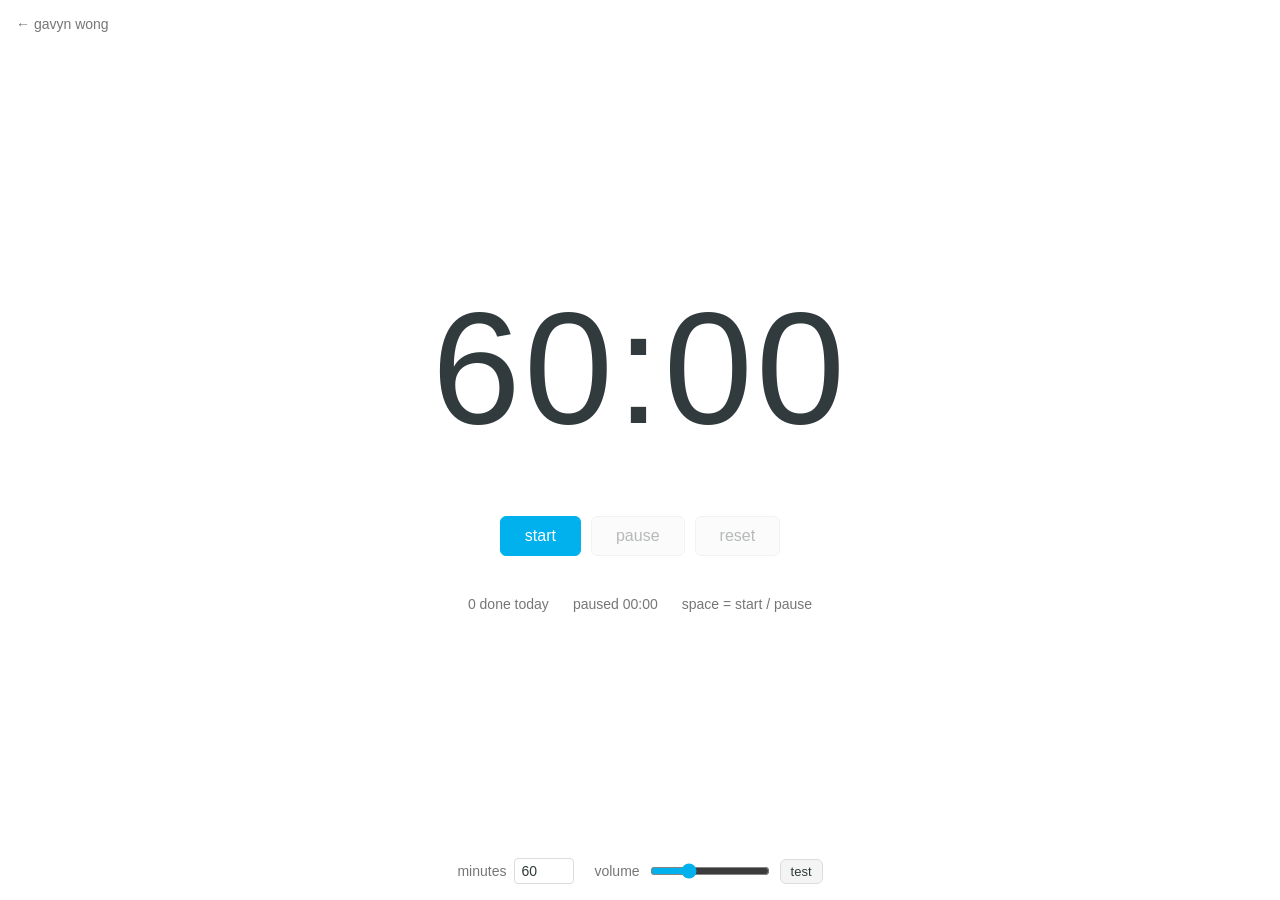
<file: static/timer/index.html>
<!doctype html>
<html lang="en">
<head>
<meta charset="utf-8">
<meta name="viewport" content="width=device-width, initial-scale=1">
<title>timer</title>
<style>
:root{--bg:#fff;--fg:#313a3d;--muted:#767676;--line:#dcdcdc;--accent:#00b1ed;--btn:#f4f4f4}
@media (prefers-color-scheme:dark){:root{--bg:#121212;--fg:#ebebeb;--muted:#9a9a9a;--line:#333;--btn:#1e1e1e}}
*{box-sizing:border-box}
html,body{height:100%}
body{margin:0;background:var(--bg);color:var(--fg);font-family:-apple-system,BlinkMacSystemFont,"Segoe UI",Helvetica,Arial,sans-serif;display:flex;flex-direction:column;align-items:center;justify-content:center;padding:16px;-webkit-font-smoothing:antialiased}
body.done{animation:flash 1s ease-in-out infinite alternate}
@keyframes flash{from{background:var(--bg)}to{background:color-mix(in srgb,var(--accent) 40%,var(--bg))}}
a.home{color:var(--muted);text-decoration:none;font-size:14px;position:fixed;top:16px;left:16px}
a.home:hover{text-decoration:underline}
#time{font-size:min(26vw,160px);font-weight:300;letter-spacing:.02em;font-variant-numeric:tabular-nums;line-height:1;margin:0}
#status{color:var(--muted);font-size:16px;min-height:1.6em;margin:14px 0 28px;text-align:center}
.row{display:flex;gap:10px;flex-wrap:wrap;justify-content:center}
button{font:inherit;font-size:16px;padding:10px 24px;border:1px solid var(--line);border-radius:6px;background:var(--btn);color:var(--fg);cursor:pointer}
button:hover:not(:disabled){border-color:var(--accent)}
button:disabled{opacity:.35;cursor:default}
button.primary{background:var(--accent);border-color:var(--accent);color:#fff}
#stats{display:flex;gap:24px;color:var(--muted);font-size:14px;margin-top:40px;flex-wrap:wrap;justify-content:center;font-variant-numeric:tabular-nums}
#settings{position:fixed;bottom:16px;left:16px;right:16px;display:flex;gap:20px;flex-wrap:wrap;justify-content:center;align-items:center;color:var(--muted);font-size:14px}
#settings label{display:flex;align-items:center;gap:8px}
input[type=number]{font:inherit;font-size:14px;width:60px;padding:4px 6px;border:1px solid var(--line);border-radius:4px;background:var(--bg);color:var(--fg)}
input[type=range]{accent-color:var(--accent);width:120px}
#settings button{padding:4px 10px;font-size:13px}
kbd{color:var(--muted);font-family:inherit}
</style>
</head>
<body>
<a class="home" href="/">← gavyn wong</a>
<p id="time">60:00</p>
<div id="status"></div>
<div class="row">
  <button id="start" class="primary">start</button>
  <button id="pause">pause</button>
  <button id="reset">reset</button>
</div>
<div id="stats">
  <span id="count"></span>
  <span id="paused"></span>
  <span><kbd>space</kbd> = start / pause</span>
</div>
<div id="settings">
  <label>minutes <input id="minutes" type="number" min="1" max="600" step="1"></label>
  <label>volume <input id="volume" type="range" min="0" max="100"> <button id="test">test</button></label>
</div>
<script>
(() => {
  const $ = id => document.getElementById(id);
  const STATE = 'timer-state', TODAY = 'timer-today', PREFS = 'timer-prefs';
  const read = (k, d) => { try { return Object.assign(d, JSON.parse(localStorage.getItem(k) || '{}')); } catch (e) { return d; } };

  const prefs = read(PREFS, { minutes: 60, volume: 30 });
  const fresh = () => ({ status: 'idle', endAt: 0, remaining: prefs.minutes * 60000, pauseUsed: false, pausedTotal: 0, pauseStart: 0 });
  let s = read(STATE, fresh());
  if (s.status === 'idle') s.remaining = prefs.minutes * 60000;

  let tick = null, chimeTimer = null, audio = null;
  const save = () => localStorage.setItem(STATE, JSON.stringify(s));
  const savePrefs = () => localStorage.setItem(PREFS, JSON.stringify(prefs));

  const today = () => new Date().toDateString();
  const getCount = () => { const t = read(TODAY, {}); return t.date === today() ? t.count : 0; };
  const addCount = () => localStorage.setItem(TODAY, JSON.stringify({ date: today(), count: getCount() + 1 }));

  const remaining = () => s.status === 'running' ? Math.max(0, s.endAt - Date.now()) : s.remaining;
  const pausedTotal = () => s.pausedTotal + (s.status === 'paused' ? Date.now() - s.pauseStart : 0);
  const fmt = ms => { const t = Math.ceil(ms / 1000); return String(Math.floor(t / 60)).padStart(2, '0') + ':' + String(t % 60).padStart(2, '0'); };

  // sound: a soft three-note chime, synthesised so there's no audio file to load
  function ctx() {
    if (!audio) audio = new (window.AudioContext || window.webkitAudioContext)();
    if (audio.state === 'suspended') audio.resume();
    return audio;
  }
  function ding() {
    const c = ctx(), t = c.currentTime, v = Math.pow(prefs.volume / 100, 1.5) * 0.6;
    if (v <= 0) return;
    [523.25, 659.25, 783.99].forEach((f, i) => {
      const o = c.createOscillator(), g = c.createGain();
      o.type = 'sine'; o.frequency.value = f;
      g.gain.setValueAtTime(0, t + i * 0.18);
      g.gain.linearRampToValueAtTime(v, t + i * 0.18 + 0.02);
      g.gain.exponentialRampToValueAtTime(0.0001, t + i * 0.18 + 1.4);
      o.connect(g).connect(c.destination);
      o.start(t + i * 0.18); o.stop(t + i * 0.18 + 1.5);
    });
  }
  function chime() { let n = 0; ding(); chimeTimer = setInterval(() => { if (++n >= 6) stopChime(); else ding(); }, 2500); }
  function stopChime() { clearInterval(chimeTimer); chimeTimer = null; }

  function render() {
    const r = remaining(), active = s.status === 'running' || s.status === 'paused';
    $('time').textContent = fmt(r);
    document.title = active ? fmt(r) + (s.status === 'paused' ? ' (paused)' : '') : s.status === 'done' ? 'done!' : 'timer';
    $('start').textContent = s.status === 'done' ? 'start next' : 'start';
    $('start').disabled = active;
    $('pause').textContent = s.status === 'paused' ? 'resume' : 'pause';
    $('pause').disabled = !(s.status === 'paused' || (s.status === 'running' && !s.pauseUsed));
    $('reset').disabled = s.status === 'idle';
    $('status').textContent = { idle: '', running: s.pauseUsed ? 'pause used' : 'one pause available', paused: 'paused', done: 'session done. take a break, then start the next one.' }[s.status];
    $('count').textContent = getCount() + ' done today';
    $('paused').textContent = 'paused ' + fmt(pausedTotal());
    $('minutes').disabled = active;
    document.body.classList.toggle('done', s.status === 'done');
  }

  function loop() {
    clearInterval(tick); tick = null;
    if (s.status === 'running' && remaining() <= 0) return finish();
    render();
    if (s.status === 'running') tick = setInterval(() => remaining() <= 0 ? finish() : render(), 250);
    else if (s.status === 'paused') tick = setInterval(render, 1000);
  }

  function start() {
    if (s.status === 'running' || s.status === 'paused') return;
    stopChime();
    s = fresh(); s.status = 'running'; s.endAt = Date.now() + prefs.minutes * 60000;
    save(); loop();
  }
  function pause() {
    if (s.status === 'running' && !s.pauseUsed) {
      s.remaining = remaining(); s.status = 'paused'; s.pauseStart = Date.now(); s.pauseUsed = true;
    } else if (s.status === 'paused') {
      s.pausedTotal += Date.now() - s.pauseStart; s.pauseStart = 0;
      s.endAt = Date.now() + s.remaining; s.status = 'running';
    } else return;
    save(); loop();
  }
  function reset() {
    if (s.status === 'idle') return;
    if (s.status !== 'done' && !confirm("reset this session? it won't be counted.")) return;
    stopChime(); s = fresh(); save(); loop();
  }
  function finish() {
    clearInterval(tick); tick = null;
    s.status = 'done'; s.remaining = 0; addCount(); save();
    render(); chime();
  }

  $('start').onclick = start;
  $('pause').onclick = pause;
  $('reset').onclick = reset;
  $('test').onclick = ding;
  $('minutes').value = prefs.minutes;
  $('minutes').onchange = e => {
    prefs.minutes = Math.min(600, Math.max(1, parseInt(e.target.value, 10) || 60));
    e.target.value = prefs.minutes; savePrefs();
    if (s.status !== 'running' && s.status !== 'paused') { s.remaining = prefs.minutes * 60000; render(); }
  };
  $('volume').value = prefs.volume;
  $('volume').oninput = e => { prefs.volume = +e.target.value; savePrefs(); };
  document.addEventListener('keydown', e => {
    if (e.code !== 'Space' || e.target.tagName === 'INPUT') return;
    e.preventDefault();
    if (s.status === 'running' || s.status === 'paused') pause(); else start();
  });
  document.addEventListener('visibilitychange', () => { if (!document.hidden) loop(); });
  window.addEventListener('storage', e => { if (e.key === STATE) { s = read(STATE, fresh()); loop(); } });

  loop();
})();
</script>
</body>
</html>
</file>
